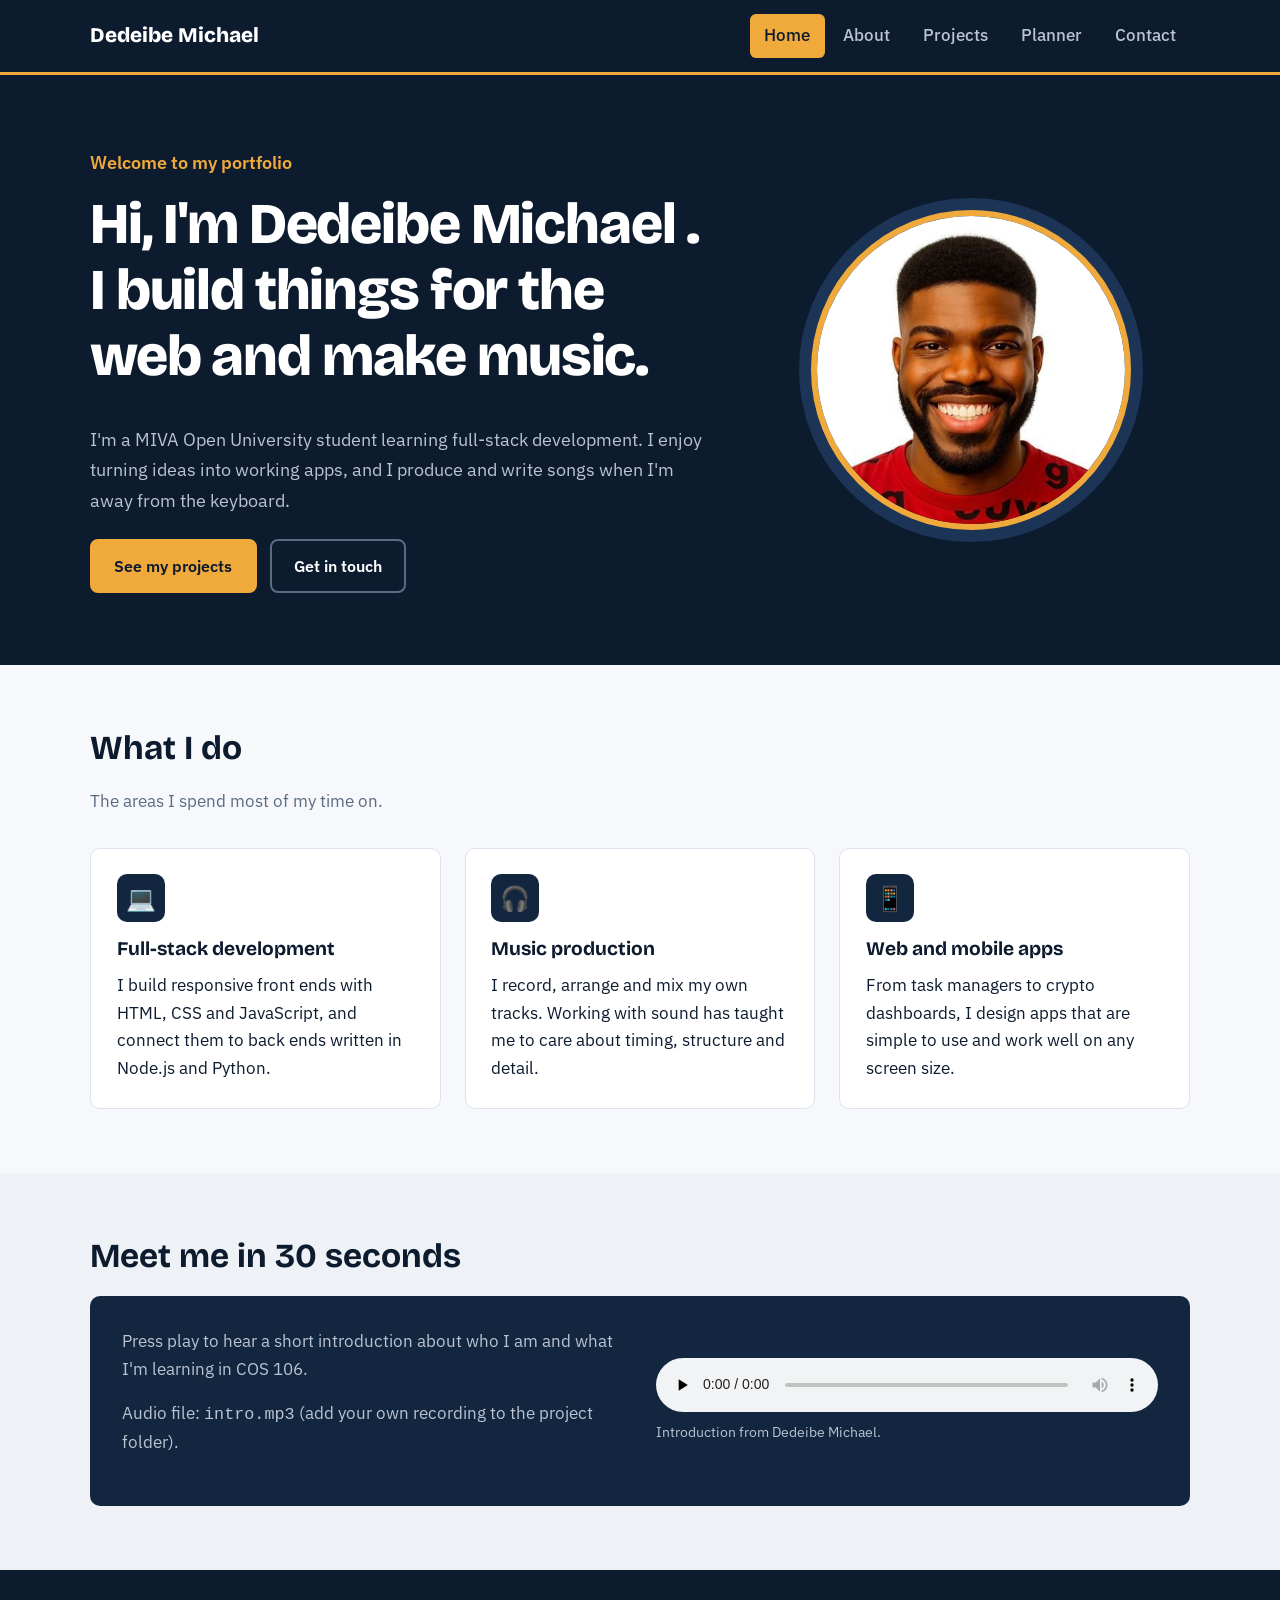
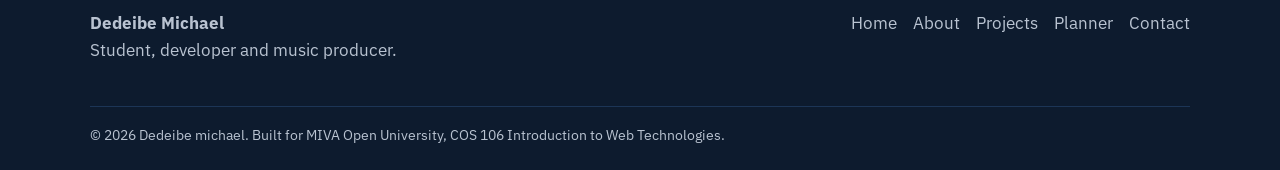
<file: index.html>
<!DOCTYPE html>
<html lang="en">
<head>
  <meta charset="UTF-8">
  <meta name="viewport" content="width=device-width, initial-scale=1.0">
  <meta name="description" content="Gera D. - student portfolio and academic planner for MIVA Open University COS 106.">
  <title>Home | Dedeibe Michael Tochukwu</title>
  <link rel="stylesheet" href="style.css">
  <script src="script.js" defer></script>
</head>
<body>
  <header class="site-header">
    <div class="container">
      <nav class="nav" aria-label="Main navigation">
        <a href="index.html" class="brand">Dedeibe Michael</a>
        <button class="nav-toggle" type="button" aria-expanded="false" aria-controls="nav-links">Menu</button>
        <ul class="nav-links" id="nav-links">
        <li><a href="index.html" class="active" aria-current="page">Home</a></li>
        <li><a href="about.html">About</a></li>
        <li><a href="projects.html">Projects</a></li>
        <li><a href="planner.html">Planner</a></li>
        <li><a href="contact.html">Contact</a></li>
        </ul>
      </nav>
    </div>
  </header>

  <main>
    <section class="hero">
      <div class="container hero-grid">
        <div>
          <p class="kicker">Welcome to my portfolio</p>
          <h1>Hi, I'm Dedeibe Michael . I build things for the web and make music.</h1>
          <p>I'm a MIVA Open University student learning full-stack development. I enjoy turning ideas into working apps, and I produce and write songs when I'm away from the keyboard.</p>
          <div class="btn-row">
            <a href="projects.html" class="btn">See my projects</a>
            <a href="contact.html" class="btn btn--ghost">Get in touch</a>
          </div>
        </div>
        <div class="avatar-wrap">
          <img class="avatar" src="./assest/image.jpg" alt="Portrait of Dedeibe Michael Tochukwu">
        </div>
      </div>
    </section>

    <section class="section">
      <div class="container">
        <h2>What I do</h2>
        <p class="section-intro">The areas I spend most of my time on.</p>
        <div class="grid grid--3">
          <article class="card">
            <div class="card-icon" aria-hidden="true">&#128187;</div>
            <h3>Full-stack development</h3>
            <p>I build responsive front ends with HTML, CSS and JavaScript, and connect them to back ends written in Node.js and Python.</p>
          </article>
          <article class="card">
            <div class="card-icon" aria-hidden="true">&#127911;</div>
            <h3>Music production</h3>
            <p>I record, arrange and mix my own tracks. Working with sound has taught me to care about timing, structure and detail.</p>
          </article>
          <article class="card">
            <div class="card-icon" aria-hidden="true">&#128241;</div>
            <h3>Web and mobile apps</h3>
            <p>From task managers to crypto dashboards, I design apps that are simple to use and work well on any screen size.</p>
          </article>
        </div>
      </div>
    </section>

    <section class="section section--tint">
      <div class="container">
        <h2>Meet me in 30 seconds</h2>
        <div class="media-box">
          <div>
            <p>Press play to hear a short introduction about who I am and what I'm learning in COS 106.</p>
            <p>Audio file: <code>intro.mp3</code> (add your own recording to the project folder).</p>
          </div>
          <figure style="margin:0">
            <audio controls preload="none">
              <source src="intro.mp3" type="audio/mpeg">
              Your browser does not support the audio element.
            </audio>
            <figcaption style="margin-top:.5rem;font-size:.9rem;color:var(--slate-300)">Introduction from Dedeibe Michael.</figcaption>
          </figure>
        </div>
      </div>
    </section>
  </main>

  <footer class="site-footer">
    <div class="container">
      <div class="footer-grid">
        <div>
          <strong>Dedeibe Michael</strong>
          <p>Student, developer and music producer.</p>
        </div>
        <ul class="footer-links">
          <li><a href="index.html">Home</a></li>
          <li><a href="about.html">About</a></li>
          <li><a href="projects.html">Projects</a></li>
          <li><a href="planner.html">Planner</a></li>
          <li><a href="contact.html">Contact</a></li>
        </ul>
      </div>
      <div class="copyright">
        <p>&copy; <span id="year">2026</span> Dedeibe michael. Built for MIVA Open University, COS 106 Introduction to Web Technologies.</p>
      </div>
    </div>
  </footer>
</body>
</html>
</file>
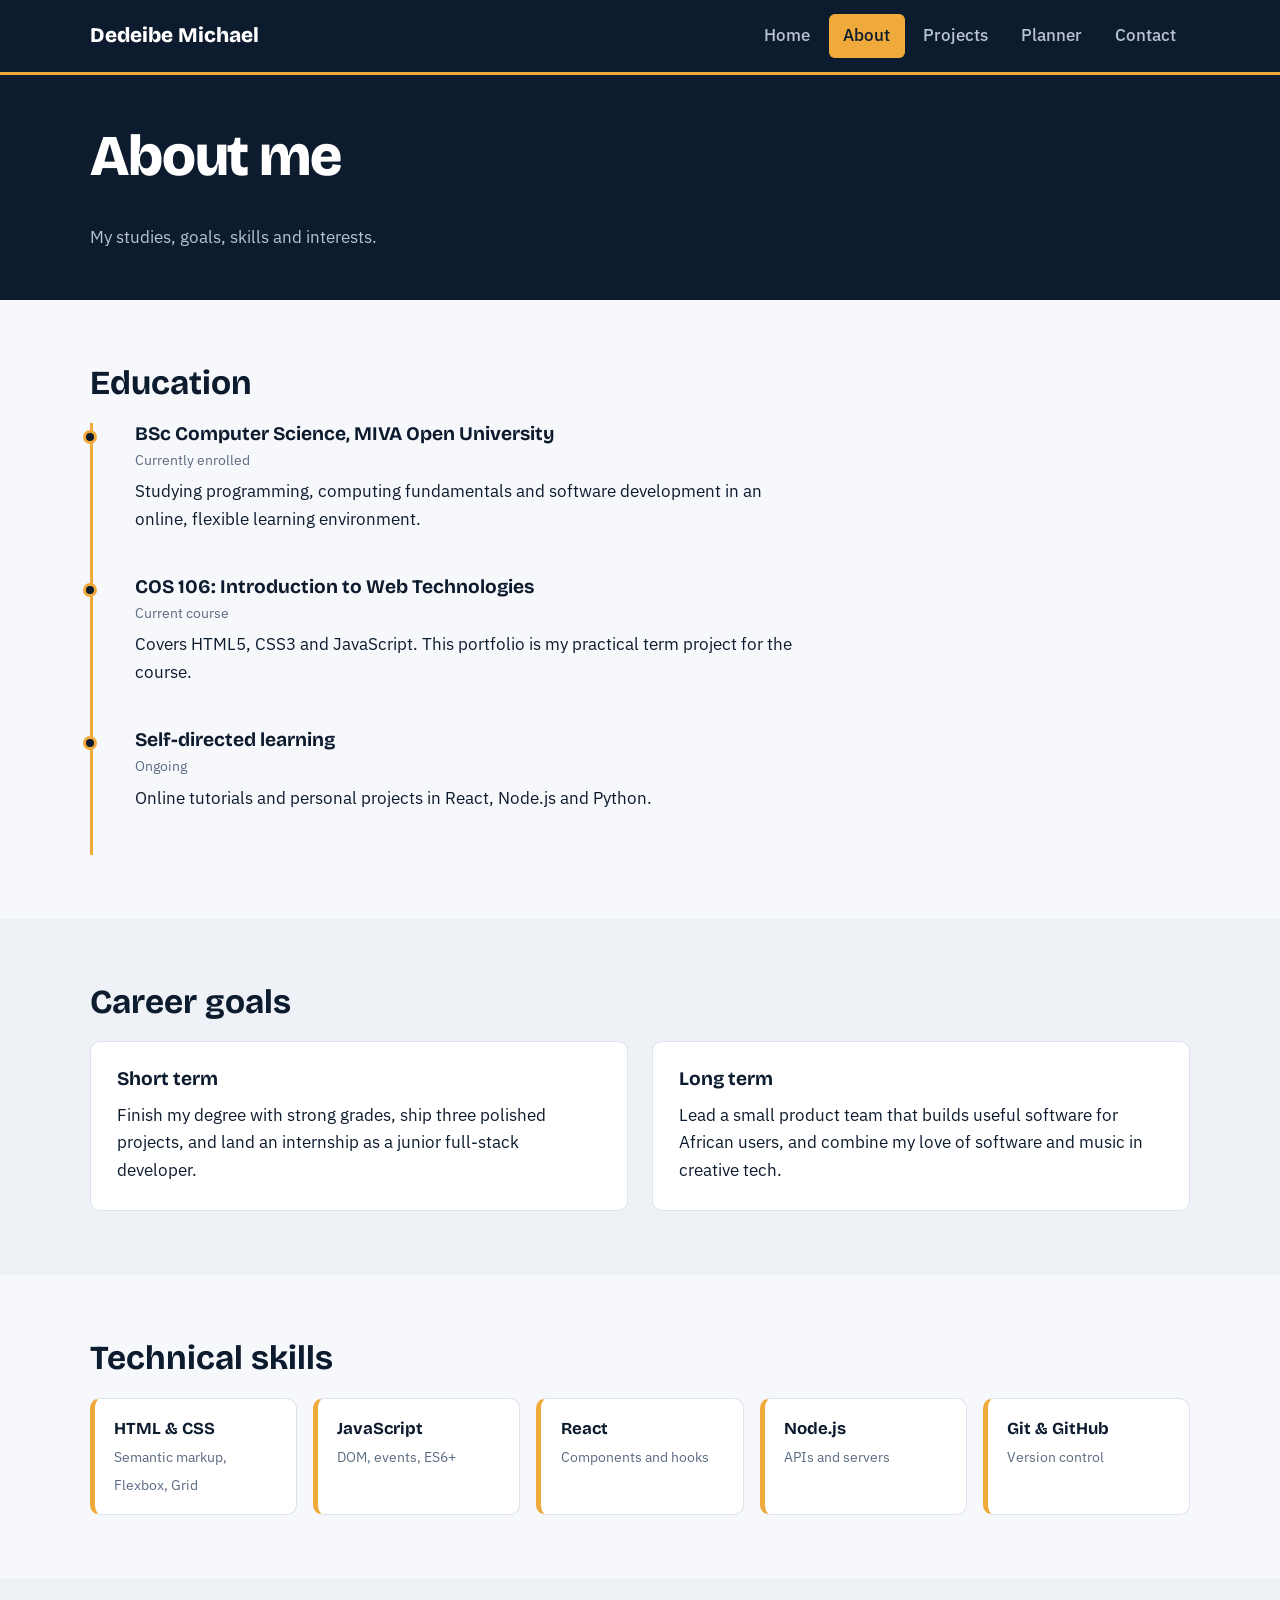
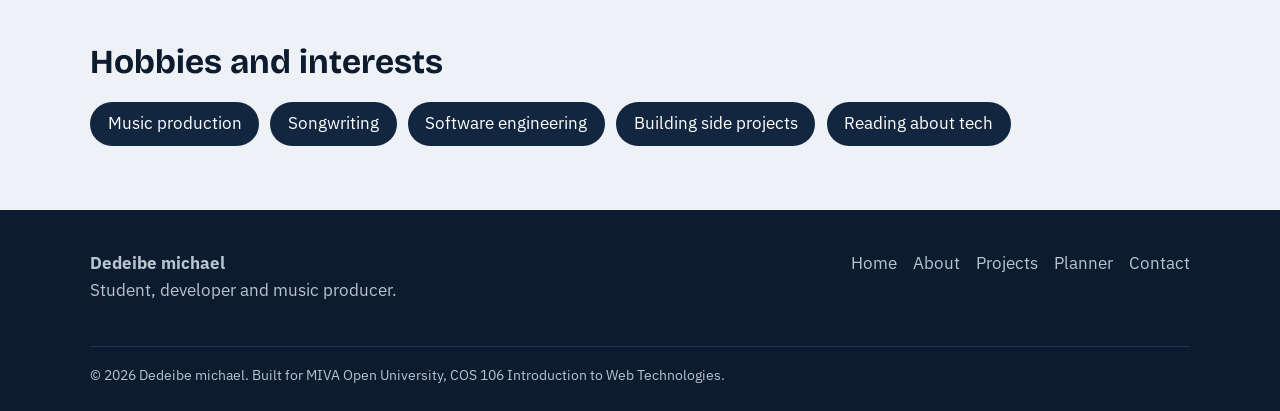
<file: about.html>
<!DOCTYPE html>
<html lang="en">
<head>
  <meta charset="UTF-8">
  <meta name="viewport" content="width=device-width, initial-scale=1.0">
  <meta name="description" content="Dedeibe Michael Tochukwu - student portfolio and academic planner for MIVA Open University COS 106.">
  <title>About | Dedeibe Michael Tochukwu</title>
  <link rel="stylesheet" href="style.css">
  <script src="script.js" defer></script>
</head>
<body>
  <header class="site-header">
    <div class="container">
      <nav class="nav" aria-label="Main navigation">
        <a href="index.html" class="brand">Dedeibe Michael</a>
        <button class="nav-toggle" type="button" aria-expanded="false" aria-controls="nav-links">Menu</button>
        <ul class="nav-links" id="nav-links">
        <li><a href="index.html">Home</a></li>
        <li><a href="about.html" class="active" aria-current="page">About</a></li>
        <li><a href="projects.html">Projects</a></li>
        <li><a href="planner.html">Planner</a></li>
        <li><a href="contact.html">Contact</a></li>
        </ul>
      </nav>
    </div>
  </header>

    <section class="page-banner">
      <div class="container">
        <h1>About me</h1>
        <p>My studies, goals, skills and interests.</p>
      </div>
    </section>

  <main>
    <section class="section">
      <div class="container">
        <h2>Education</h2>
        <ol class="timeline">
          <li>
            <h3>BSc Computer Science, MIVA Open University</h3>
            <p class="when">Currently enrolled</p>
            <p>Studying programming, computing fundamentals and software development in an online, flexible learning environment.</p>
          </li>
          <li>
            <h3>COS 106: Introduction to Web Technologies</h3>
            <p class="when">Current course</p>
            <p>Covers HTML5, CSS3 and JavaScript. This portfolio is my practical term project for the course.</p>
          </li>
          <li>
            <h3>Self-directed learning</h3>
            <p class="when">Ongoing</p>
            <p>Online tutorials and personal projects in React, Node.js and Python.</p>
          </li>
        </ol>
      </div>
    </section>

    <section class="section section--tint">
      <div class="container">
        <h2>Career goals</h2>
        <div class="grid grid--2">
          <article class="card">
            <h3>Short term</h3>
            <p>Finish my degree with strong grades, ship three polished projects, and land an internship as a junior full-stack developer.</p>
          </article>
          <article class="card">
            <h3>Long term</h3>
            <p>Lead a small product team that builds useful software for African users, and combine my love of software and music in creative tech.</p>
          </article>
        </div>
      </div>
    </section>

    <section class="section">
      <div class="container">
        <h2>Technical skills</h2>
        <ul class="skills" style="list-style:none;padding:0;margin:0">
          <li class="skill"><strong>HTML &amp; CSS</strong><small>Semantic markup, Flexbox, Grid</small></li>
          <li class="skill"><strong>JavaScript</strong><small>DOM, events, ES6+</small></li>
          <li class="skill"><strong>React</strong><small>Components and hooks</small></li>
          <li class="skill"><strong>Node.js</strong><small>APIs and servers</small></li>
          <li class="skill"><strong>Git &amp; GitHub</strong><small>Version control</small></li>
        </ul>
      </div>
    </section>

    <section class="section section--tint">
      <div class="container">
        <h2>Hobbies and interests</h2>
        <ul class="interests">
          <li>Music production</li>
          <li>Songwriting</li>
          <li>Software engineering</li>
          <li>Building side projects</li>
          <li>Reading about tech</li>
        </ul>
      </div>
    </section>
  </main>

  <footer class="site-footer">
    <div class="container">
      <div class="footer-grid">
        <div>
          <strong>Dedeibe michael</strong>
          <p>Student, developer and music producer.</p>
        </div>
        <ul class="footer-links">
          <li><a href="index.html">Home</a></li>
          <li><a href="about.html">About</a></li>
          <li><a href="projects.html">Projects</a></li>
          <li><a href="planner.html">Planner</a></li>
          <li><a href="contact.html">Contact</a></li>
        </ul>
      </div>
      <div class="copyright">
        <p>&copy; <span id="year">2026</span> Dedeibe michael. Built for MIVA Open University, COS 106 Introduction to Web Technologies.</p>
      </div>
    </div>
  </footer>
</body>
</html>
</file>
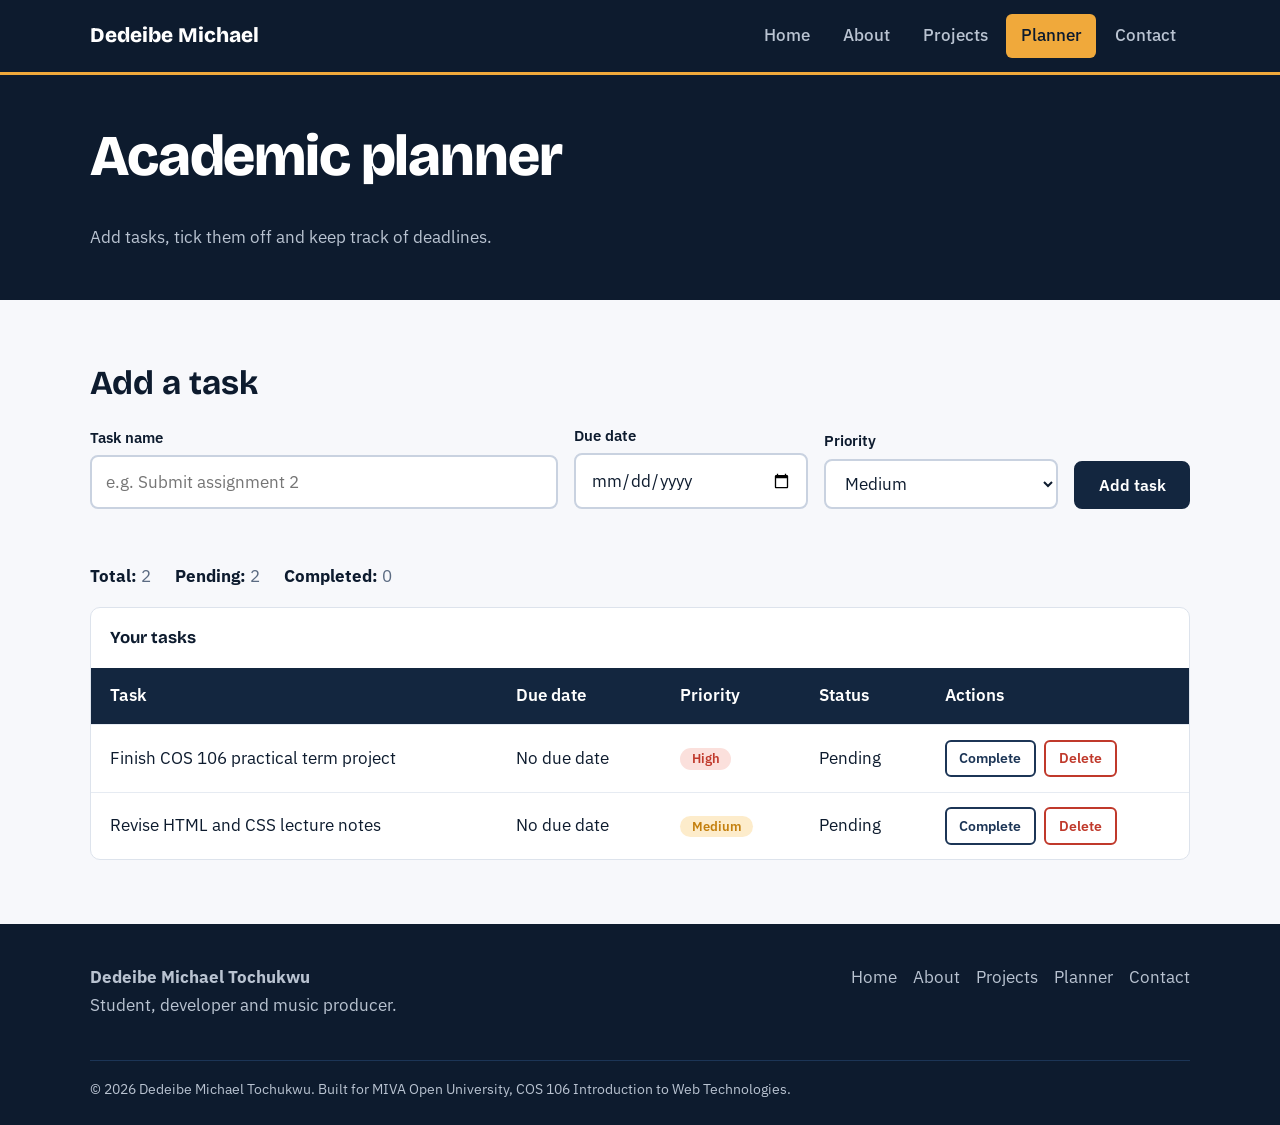
<file: planner.html>
<!DOCTYPE html>
<html lang="en">
<head>
  <meta charset="UTF-8">
  <meta name="viewport" content="width=device-width, initial-scale=1.0">
  <meta name="description" content="Dedeibe Michael Tochukwu - student portfolio and academic planner for MIVA Open University COS 106.">
  <title>Planner | Dedeibe Michael Tochukwu</title>
  <link rel="stylesheet" href="style.css">
  <script src="script.js" defer></script>
</head>
<body>
  <header class="site-header">
    <div class="container">
      <nav class="nav" aria-label="Main navigation">
        <a href="index.html" class="brand">Dedeibe Michael </a>
        <button class="nav-toggle" type="button" aria-expanded="false" aria-controls="nav-links">Menu</button>
        <ul class="nav-links" id="nav-links">
        <li><a href="index.html">Home</a></li>
        <li><a href="about.html">About</a></li>
        <li><a href="projects.html">Projects</a></li>
        <li><a href="planner.html" class="active" aria-current="page">Planner</a></li>
        <li><a href="contact.html">Contact</a></li>
        </ul>
      </nav>
    </div>
  </header>

    <section class="page-banner">
      <div class="container">
        <h1>Academic planner</h1>
        <p>Add tasks, tick them off and keep track of deadlines.</p>
      </div>
    </section>

  <main>
    <section class="section">
      <div class="container">
        <h2>Add a task</h2>
        <form id="task-form" class="planner-form" novalidate>
          <div class="field">
            <label for="task-name">Task name</label>
            <input type="text" id="task-name" placeholder="e.g. Submit assignment 2">
            <span class="error-msg" id="task-name-error" aria-live="polite"></span>
          </div>
          <div class="field">
            <label for="task-date">Due date</label>
            <input type="date" id="task-date">
            <span class="error-msg" id="task-date-error" aria-live="polite"></span>
          </div>
          <div class="field">
            <label for="task-priority">Priority</label>
            <select id="task-priority">
              <option value="High">High</option>
              <option value="Medium" selected>Medium</option>
              <option value="Low">Low</option>
            </select>
            <span class="error-msg"></span>
          </div>
          <button type="submit" class="btn btn--dark" style="margin-bottom:1.4rem">Add task</button>
        </form>

        <p class="task-stats">
          <strong>Total: <span id="stat-total">0</span></strong>
          <strong>Pending: <span id="stat-pending">0</span></strong>
          <strong>Completed: <span id="stat-done">0</span></strong>
        </p>

        <div class="table-wrap">
          <table>
            <caption>Your tasks</caption>
            <thead>
              <tr>
                <th scope="col">Task</th>
                <th scope="col">Due date</th>
                <th scope="col">Priority</th>
                <th scope="col">Status</th>
                <th scope="col">Actions</th>
              </tr>
            </thead>
            <tbody id="task-body"></tbody>
          </table>
        </div>
      </div>
    </section>
  </main>

  <footer class="site-footer">
    <div class="container">
      <div class="footer-grid">
        <div>
          <strong>Dedeibe Michael Tochukwu</strong>
          <p>Student, developer and music producer.</p>
        </div>
        <ul class="footer-links">
          <li><a href="index.html">Home</a></li>
          <li><a href="about.html">About</a></li>
          <li><a href="projects.html">Projects</a></li>
          <li><a href="planner.html">Planner</a></li>
          <li><a href="contact.html">Contact</a></li>
        </ul>
      </div>
      <div class="copyright">
        <p>&copy; <span id="year">2026</span> Dedeibe Michael Tochukwu. Built for MIVA Open University, COS 106 Introduction to Web Technologies.</p>
      </div>
    </div>
  </footer>
</body>
</html>
</file>
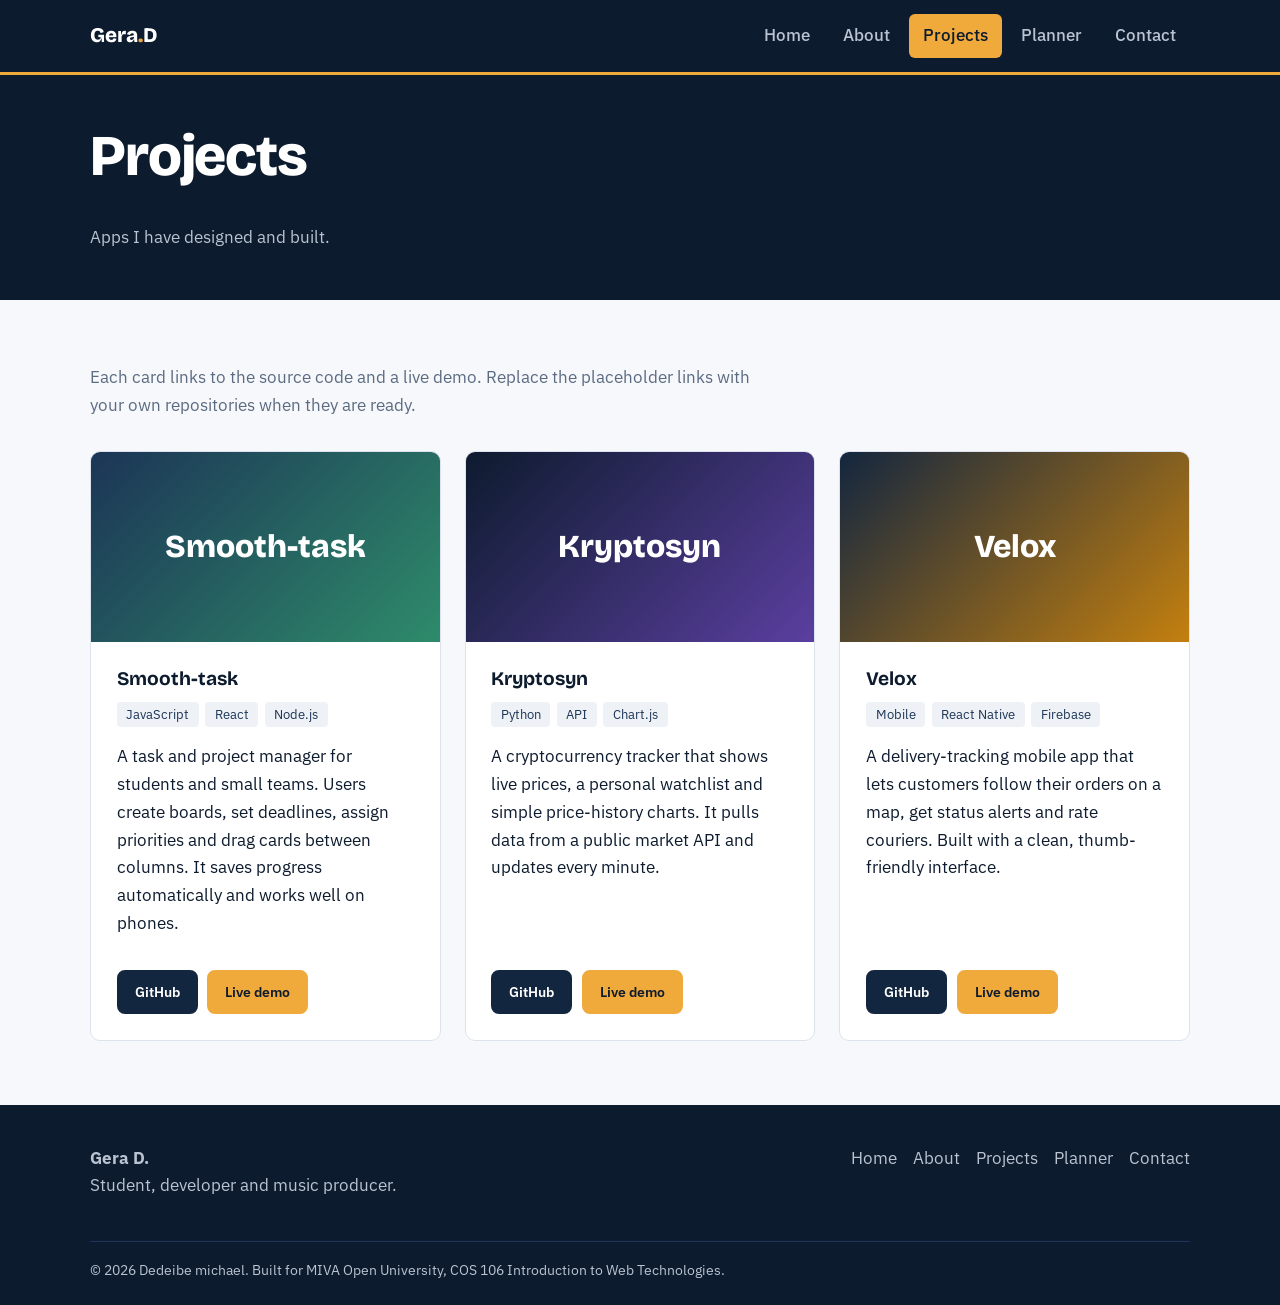
<file: projects.html>
<!DOCTYPE html>
<html lang="en">
<head>
  <meta charset="UTF-8">
  <meta name="viewport" content="width=device-width, initial-scale=1.0">
  <meta name="description" content="Gera D. - student portfolio and academic planner for MIVA Open University COS 106.">
  <title>Projects | Gera D.</title>
  <link rel="stylesheet" href="style.css">
  <script src="script.js" defer></script>
</head>
<body>
  <header class="site-header">
    <div class="container">
      <nav class="nav" aria-label="Main navigation">
        <a href="index.html" class="brand">Gera<span>.</span>D</a>
        <button class="nav-toggle" type="button" aria-expanded="false" aria-controls="nav-links">Menu</button>
        <ul class="nav-links" id="nav-links">
        <li><a href="index.html">Home</a></li>
        <li><a href="about.html">About</a></li>
        <li><a href="projects.html" class="active" aria-current="page">Projects</a></li>
        <li><a href="planner.html">Planner</a></li>
        <li><a href="contact.html">Contact</a></li>
        </ul>
      </nav>
    </div>
  </header>

    <section class="page-banner">
      <div class="container">
        <h1>Projects</h1>
        <p>Apps I have designed and built.</p>
      </div>
    </section>

  <main>
    <section class="section">
      <div class="container">
        <p class="section-intro">Each card links to the source code and a live demo. Replace the placeholder links with your own repositories when they are ready.</p>
        <div class="grid grid--3">
        <article class="card project">
          <div class="project-visual visual--smooth" role="img" aria-label="Screenshot placeholder for Smooth-task">Smooth-task</div>
          <div class="project-body">
            <h3>Smooth-task</h3>
            <ul class="tags"><li>JavaScript</li><li>React</li><li>Node.js</li></ul>
            <p>A task and project manager for students and small teams. Users create boards, set deadlines, assign priorities and drag cards between columns. It saves progress automatically and works well on phones.</p>
            <div class="project-links">
              <a class="btn btn--dark" href="#" onclick="alert('This is a simulated project preview link!'); return false;" target="_blank" rel="noopener">GitHub</a>
              <a class="btn" href="#" onclick="alert('This is a simulated project preview link!'); return false;" target="_blank" rel="noopener">Live demo</a>
            </div>
          </div>
        </article>
        <article class="card project">
          <div class="project-visual visual--kryptosyn" role="img" aria-label="Screenshot placeholder for Kryptosyn">Kryptosyn</div>
          <div class="project-body">
            <h3>Kryptosyn</h3>
            <ul class="tags"><li>Python</li><li>API</li><li>Chart.js</li></ul>
            <p>A cryptocurrency tracker that shows live prices, a personal watchlist and simple price-history charts. It pulls data from a public market API and updates every minute.</p>
            <div class="project-links">
              <a class="btn btn--dark" href="#" onclick="alert('This is a simulated project preview link!'); return false;" target="_blank" rel="noopener">GitHub</a>
              <a class="btn" href="#" onclick="alert('This is a simulated project preview link!'); return false;" target="_blank" rel="noopener">Live demo</a>
            </div>
          </div>
        </article>
        <article class="card project">
          <div class="project-visual visual--velox" role="img" aria-label="Screenshot placeholder for Velox">Velox</div>
          <div class="project-body">
            <h3>Velox</h3>
            <ul class="tags"><li>Mobile</li><li>React Native</li><li>Firebase</li></ul>
            <p>A delivery-tracking mobile app that lets customers follow their orders on a map, get status alerts and rate couriers. Built with a clean, thumb-friendly interface.</p>
            <div class="project-links">
              <a class="btn btn--dark" href="#" onclick="alert('This is a simulated project preview link!'); return false;" target="_blank" rel="noopener">GitHub</a>
              <a class="btn" href="#" onclick="alert('This is a simulated project preview link!'); return false;" target="_blank" rel="noopener">Live demo</a>
            </div>
          </div>
        </article>
        </div>
      </div>
    </section>
  </main>

  <footer class="site-footer">
    <div class="container">
      <div class="footer-grid">
        <div>
          <strong>Gera D.</strong>
          <p>Student, developer and music producer.</p>
        </div>
        <ul class="footer-links">
          <li><a href="index.html">Home</a></li>
          <li><a href="about.html">About</a></li>
          <li><a href="projects.html">Projects</a></li>
          <li><a href="planner.html">Planner</a></li>
          <li><a href="contact.html">Contact</a></li>
        </ul>
      </div>
      <div class="copyright">
        <p>&copy; <span id="year">2026</span> Dedeibe michael. Built for MIVA Open University, COS 106 Introduction to Web Technologies.</p>
      </div>
    </div>
  </footer>
</body>
</html>
</file>
<file: style.css>
/* ==========================================================
   Gera D. Portfolio - MIVA Open University COS 106
   Shared stylesheet for all pages
   ========================================================== */

@import url("https://fonts.googleapis.com/css2?family=Bricolage+Grotesque:wght@500;700;800&family=IBM+Plex+Sans:wght@400;500;600&display=swap");

/* ---------- Design tokens ---------- */
:root {
  --navy-900: #0d1b2e;
  --navy-800: #13263f;
  --navy-700: #1c3556;
  --slate-500: #5b6b82;
  --slate-300: #b9c3d1;
  --slate-100: #eef1f6;
  --paper: #f7f8fb;
  --white: #ffffff;
  --amber: #f0a93b;
  --amber-dark: #c4800f;
  --green: #2e8b6a;
  --red: #c0392b;

  --font-head: "Bricolage Grotesque", "Segoe UI", Arial, sans-serif;
  --font-body: "IBM Plex Sans", "Segoe UI", Arial, sans-serif;

  --radius: 10px;
  --max: 1100px;
}

/* ---------- Reset & base ---------- */
*, *::before, *::after { box-sizing: border-box; }
html { scroll-behavior: smooth; }
body {
  margin: 0;
  font-family: var(--font-body);
  font-size: 1.05rem;
  line-height: 1.65;
  color: var(--navy-900);
  background: var(--paper);
  display: flex;
  flex-direction: column;
  min-height: 100vh;
}
main { flex: 1; }
img, video, audio { max-width: 100%; display: block; }
h1, h2, h3 { font-family: var(--font-head); line-height: 1.15; margin: 0 0 .6em; }
h1 { font-size: clamp(2.2rem, 5vw, 3.6rem); font-weight: 800; letter-spacing: -.02em; }
h2 { font-size: clamp(1.5rem, 3vw, 2.1rem); font-weight: 700; }
h3 { font-size: 1.2rem; font-weight: 700; }
p { margin: 0 0 1em; max-width: 68ch; }
a { color: var(--navy-700); }
:focus-visible { outline: 3px solid var(--amber); outline-offset: 3px; }

.container { width: min(100% - 2.5rem, var(--max)); margin-inline: auto; }
.section { padding: 4rem 0; }
.section--tint { background: var(--slate-100); }
.section-intro { color: var(--slate-500); margin-bottom: 2rem; }

/* ---------- Header & navigation ---------- */
.site-header {
  background: var(--navy-900);
  position: sticky;
  top: 0;
  z-index: 50;
  border-bottom: 3px solid var(--amber);
}
.nav {
  display: flex;
  align-items: center;
  justify-content: space-between;
  padding: .9rem 0;
}
.brand {
  font-family: var(--font-head);
  font-weight: 800;
  font-size: 1.3rem;
  color: var(--white);
  text-decoration: none;
}
.brand span { color: var(--amber); }
.nav-toggle {
  display: none;
  background: none;
  border: 1px solid var(--slate-500);
  color: var(--white);
  font-size: 1rem;
  padding: .4rem .8rem;
  border-radius: 6px;
  cursor: pointer;
}
.nav-links { display: flex; gap: .25rem; list-style: none; margin: 0; padding: 0; }
.nav-links a {
  display: block;
  padding: .5rem .9rem;
  color: var(--slate-300);
  text-decoration: none;
  border-radius: 6px;
  font-weight: 500;
  transition: color .2s, background .2s;
}
.nav-links a:hover { color: var(--white); background: var(--navy-700); }
.nav-links a.active { color: var(--navy-900); background: var(--amber); }

/* ---------- Buttons ---------- */
.btn {
  display: inline-block;
  font-family: var(--font-body);
  font-weight: 600;
  font-size: 1rem;
  padding: .75rem 1.4rem;
  border-radius: 8px;
  border: 2px solid var(--amber);
  background: var(--amber);
  color: var(--navy-900);
  text-decoration: none;
  cursor: pointer;
  transition: transform .2s, background .2s, color .2s;
}
.btn:hover { transform: translateY(-2px); background: var(--white); border-color: var(--white); }
.btn--ghost { background: transparent; color: var(--white); border-color: var(--slate-500); }
.btn--ghost:hover { background: var(--navy-700); border-color: var(--navy-700); color: var(--white); }
.btn--dark { background: var(--navy-800); border-color: var(--navy-800); color: var(--white); }
.btn--dark:hover { background: var(--navy-700); border-color: var(--navy-700); }
.btn-row { display: flex; flex-wrap: wrap; gap: .8rem; margin-top: 1.5rem; }

/* ---------- Hero (home) ---------- */
.hero { background: var(--navy-900); color: var(--white); padding: 4.5rem 0; }
.hero-grid {
  display: grid;
  grid-template-columns: 1.4fr 1fr;
  gap: 3rem;
  align-items: center;
}
.hero p { color: var(--slate-300); font-size: 1.15rem; }
.hero .kicker { color: var(--amber); font-weight: 600; margin-bottom: .8rem; }
.avatar-wrap { display: flex; justify-content: center; }
.avatar {
  width: min(320px, 70vw);
  aspect-ratio: 1;
  border-radius: 50%;
  object-fit: cover;
  border: 6px solid var(--amber);
  box-shadow: 0 0 0 12px var(--navy-700);
  background: var(--navy-700);
  color: var(--amber);
  font-family: var(--font-head);
  font-size: 5rem;
  font-weight: 800;
  display: flex;
  align-items: center;
  justify-content: center;
}

/* ---------- Page banner (inner pages) ---------- */
.page-banner { background: var(--navy-900); color: var(--white); padding: 3rem 0; }
.page-banner p { color: var(--slate-300); margin: 0; }

/* ---------- Cards & grids ---------- */
.grid { display: grid; gap: 1.5rem; }
.grid--3 { grid-template-columns: repeat(auto-fit, minmax(260px, 1fr)); }
.grid--2 { grid-template-columns: repeat(auto-fit, minmax(300px, 1fr)); }

.card {
  background: var(--white);
  border: 1px solid #dde3ec;
  border-radius: var(--radius);
  padding: 1.6rem;
  transition: transform .25s, box-shadow .25s, border-color .25s;
}
.card:hover {
  transform: translateY(-4px);
  box-shadow: 0 12px 28px rgba(13, 27, 46, .12);
  border-color: var(--amber);
}
.card p:last-child { margin-bottom: 0; }
.card-icon {
  width: 48px; height: 48px;
  display: grid; place-items: center;
  border-radius: 10px;
  background: var(--navy-800);
  font-size: 1.5rem;
  margin-bottom: 1rem;
}

/* ---------- Multimedia ---------- */
.media-box {
  background: var(--navy-800);
  color: var(--white);
  border-radius: var(--radius);
  padding: 2rem;
  display: grid;
  grid-template-columns: 1fr 1fr;
  gap: 2rem;
  align-items: center;
}
.media-box p { color: var(--slate-300); }
.media-box audio, .media-box video { width: 100%; }

/* ---------- About page ---------- */
.timeline { list-style: none; margin: 0; padding: 0 0 0 1.4rem; border-left: 3px solid var(--amber); }
.timeline li { position: relative; padding: 0 0 1.6rem 1.2rem; }
.timeline li::before {
  content: "";
  position: absolute;
  left: -2.05rem; top: .45rem;
  width: 14px; height: 14px;
  border-radius: 50%;
  background: var(--navy-900);
  border: 3px solid var(--amber);
}
.timeline h3 { margin-bottom: .2rem; }
.timeline .when { color: var(--slate-500); font-size: .9rem; margin-bottom: .4rem; }

.skills { display: grid; grid-template-columns: repeat(auto-fit, minmax(150px, 1fr)); gap: 1rem; }
.skill {
  background: var(--white);
  border: 1px solid #dde3ec;
  border-left: 5px solid var(--amber);
  border-radius: var(--radius);
  padding: 1rem 1.2rem;
  transition: transform .2s, background .2s, color .2s;
}
.skill:hover { transform: translateX(4px); background: var(--navy-800); color: var(--white); }
.skill strong { display: block; font-family: var(--font-head); }
.skill small { color: var(--slate-500); }
.skill:hover small { color: var(--slate-300); }

.interests { display: flex; flex-wrap: wrap; gap: .7rem; list-style: none; padding: 0; margin: 0; }
.interests li {
  background: var(--navy-800);
  color: var(--white);
  padding: .5rem 1.1rem;
  border-radius: 999px;
  transition: background .2s, color .2s;
}
.interests li:hover { background: var(--amber); color: var(--navy-900); }

/* ---------- Projects ---------- */
.project { padding: 0; overflow: hidden; display: flex; flex-direction: column; }
.project-visual {
  height: 190px;
  display: grid;
  place-items: center;
  font-family: var(--font-head);
  font-weight: 800;
  font-size: 2rem;
  color: var(--white);
}
.visual--smooth { background: linear-gradient(135deg, #1c3556 0%, #2e8b6a 100%); }
.visual--kryptosyn { background: linear-gradient(135deg, #0d1b2e 0%, #5b3fa0 100%); }
.visual--velox { background: linear-gradient(135deg, #13263f 0%, #c4800f 100%); }
.project-body { padding: 1.6rem; display: flex; flex-direction: column; flex: 1; }
.tags { display: flex; flex-wrap: wrap; gap: .4rem; list-style: none; padding: 0; margin: 0 0 1rem; }
.tags li { font-size: .8rem; background: var(--slate-100); padding: .15rem .6rem; border-radius: 4px; color: var(--navy-700); }
.project-links { display: flex; gap: .6rem; margin-top: auto; padding-top: 1rem; }
.project-links .btn { padding: .5rem 1rem; font-size: .9rem; }

/* ---------- Planner ---------- */
.planner-form {
  display: grid;
  grid-template-columns: 2fr 1fr 1fr auto;
  gap: 1rem;
  align-items: end;
}
.field { display: flex; flex-direction: column; gap: .35rem; }
label { font-weight: 600; font-size: .95rem; }
input, select, textarea {
  font: inherit;
  padding: .7rem .9rem;
  border: 2px solid #c9d2e0;
  border-radius: 8px;
  background: var(--white);
  color: var(--navy-900);
  transition: border-color .2s, box-shadow .2s;
}
input:focus, select:focus, textarea:focus {
  outline: none;
  border-color: var(--navy-700);
  box-shadow: 0 0 0 4px rgba(240, 169, 59, .35);
}
.field.invalid input, .field.invalid textarea { border-color: var(--red); }
.error-msg { color: var(--red); font-size: .85rem; min-height: 1.2em; }

.task-stats { display: flex; gap: 1.5rem; flex-wrap: wrap; margin: 2rem 0 1rem; font-weight: 600; }
.task-stats span { color: var(--slate-500); font-weight: 400; }
.table-wrap { overflow-x: auto; border-radius: var(--radius); border: 1px solid #dde3ec; background: var(--white); }
table { width: 100%; border-collapse: collapse; min-width: 560px; }
caption { text-align: left; padding: 1rem 1.2rem; font-family: var(--font-head); font-weight: 700; }
th, td { padding: .9rem 1.2rem; text-align: left; border-top: 1px solid #e6ebf2; }
th { background: var(--navy-800); color: var(--white); font-weight: 600; border-top: 0; }
tbody tr { transition: background .2s; }
tbody tr:hover { background: var(--slate-100); }
tr.done td.task-name { text-decoration: line-through; color: var(--slate-500); }
tr.done { opacity: .75; }
.badge { padding: .15rem .7rem; border-radius: 999px; font-size: .8rem; font-weight: 600; }
.badge--high { background: #fbe0dc; color: var(--red); }
.badge--medium { background: #fdeccb; color: var(--amber-dark); }
.badge--low { background: #d8f0e6; color: var(--green); }
.row-actions { display: flex; gap: .5rem; }
.mini {
  font: inherit; font-size: .85rem; font-weight: 600;
  padding: .35rem .8rem;
  border-radius: 6px;
  border: 2px solid var(--navy-700);
  background: transparent;
  color: var(--navy-700);
  cursor: pointer;
  transition: background .2s, color .2s;
}
.mini:hover { background: var(--navy-700); color: var(--white); }
.mini--danger { border-color: var(--red); color: var(--red); }
.mini--danger:hover { background: var(--red); color: var(--white); }
.empty-row td { text-align: center; color: var(--slate-500); padding: 2rem; }

/* ---------- Contact ---------- */
.contact-layout { display: grid; grid-template-columns: 1fr 1.4fr; gap: 3rem; align-items: start; }
.contact-form { display: grid; gap: 1.1rem; }
.contact-details { list-style: none; padding: 0; margin: 1.5rem 0 0; display: grid; gap: .8rem; }
.notice {
  display: none;
  padding: 1rem 1.2rem;
  border-radius: 8px;
  background: #d8f0e6;
  border-left: 5px solid var(--green);
  color: #124a37;
  font-weight: 600;
}
.notice.show { display: block; }

/* ---------- Footer ---------- */
.site-footer { background: var(--navy-900); color: var(--slate-300); padding: 2.5rem 0 1.5rem; margin-top: auto; }
.footer-grid { display: flex; justify-content: space-between; flex-wrap: wrap; gap: 1.5rem; }
.footer-links { list-style: none; display: flex; flex-wrap: wrap; gap: 1rem; margin: 0; padding: 0; }
.footer-links a { color: var(--slate-300); text-decoration: none; transition: color .2s; }
.footer-links a:hover { color: var(--amber); }
.copyright { border-top: 1px solid var(--navy-700); margin-top: 1.5rem; padding-top: 1rem; font-size: .9rem; }
.copyright p { margin: 0; max-width: none; }

/* ---------- Responsive ---------- */
@media (max-width: 900px) {
  .hero-grid, .media-box, .contact-layout { grid-template-columns: 1fr; }
  .avatar-wrap { order: -1; }
  .planner-form { grid-template-columns: 1fr 1fr; }
  .planner-form .btn { grid-column: 1 / -1; }
}

@media (max-width: 720px) {
  .nav-toggle { display: block; }
  .nav { flex-wrap: wrap; }
  .nav-links {
    display: none;
    flex-direction: column;
    width: 100%;
    padding-top: .8rem;
  }
  .nav-links.open { display: flex; }
  .section { padding: 3rem 0; }
  .hero { padding: 3rem 0; }
}

@media (max-width: 480px) {
  .planner-form { grid-template-columns: 1fr; }
  .btn-row .btn { width: 100%; text-align: center; }
}

@media (prefers-reduced-motion: reduce) {
  * { transition: none !important; scroll-behavior: auto !important; }
}
</file>
